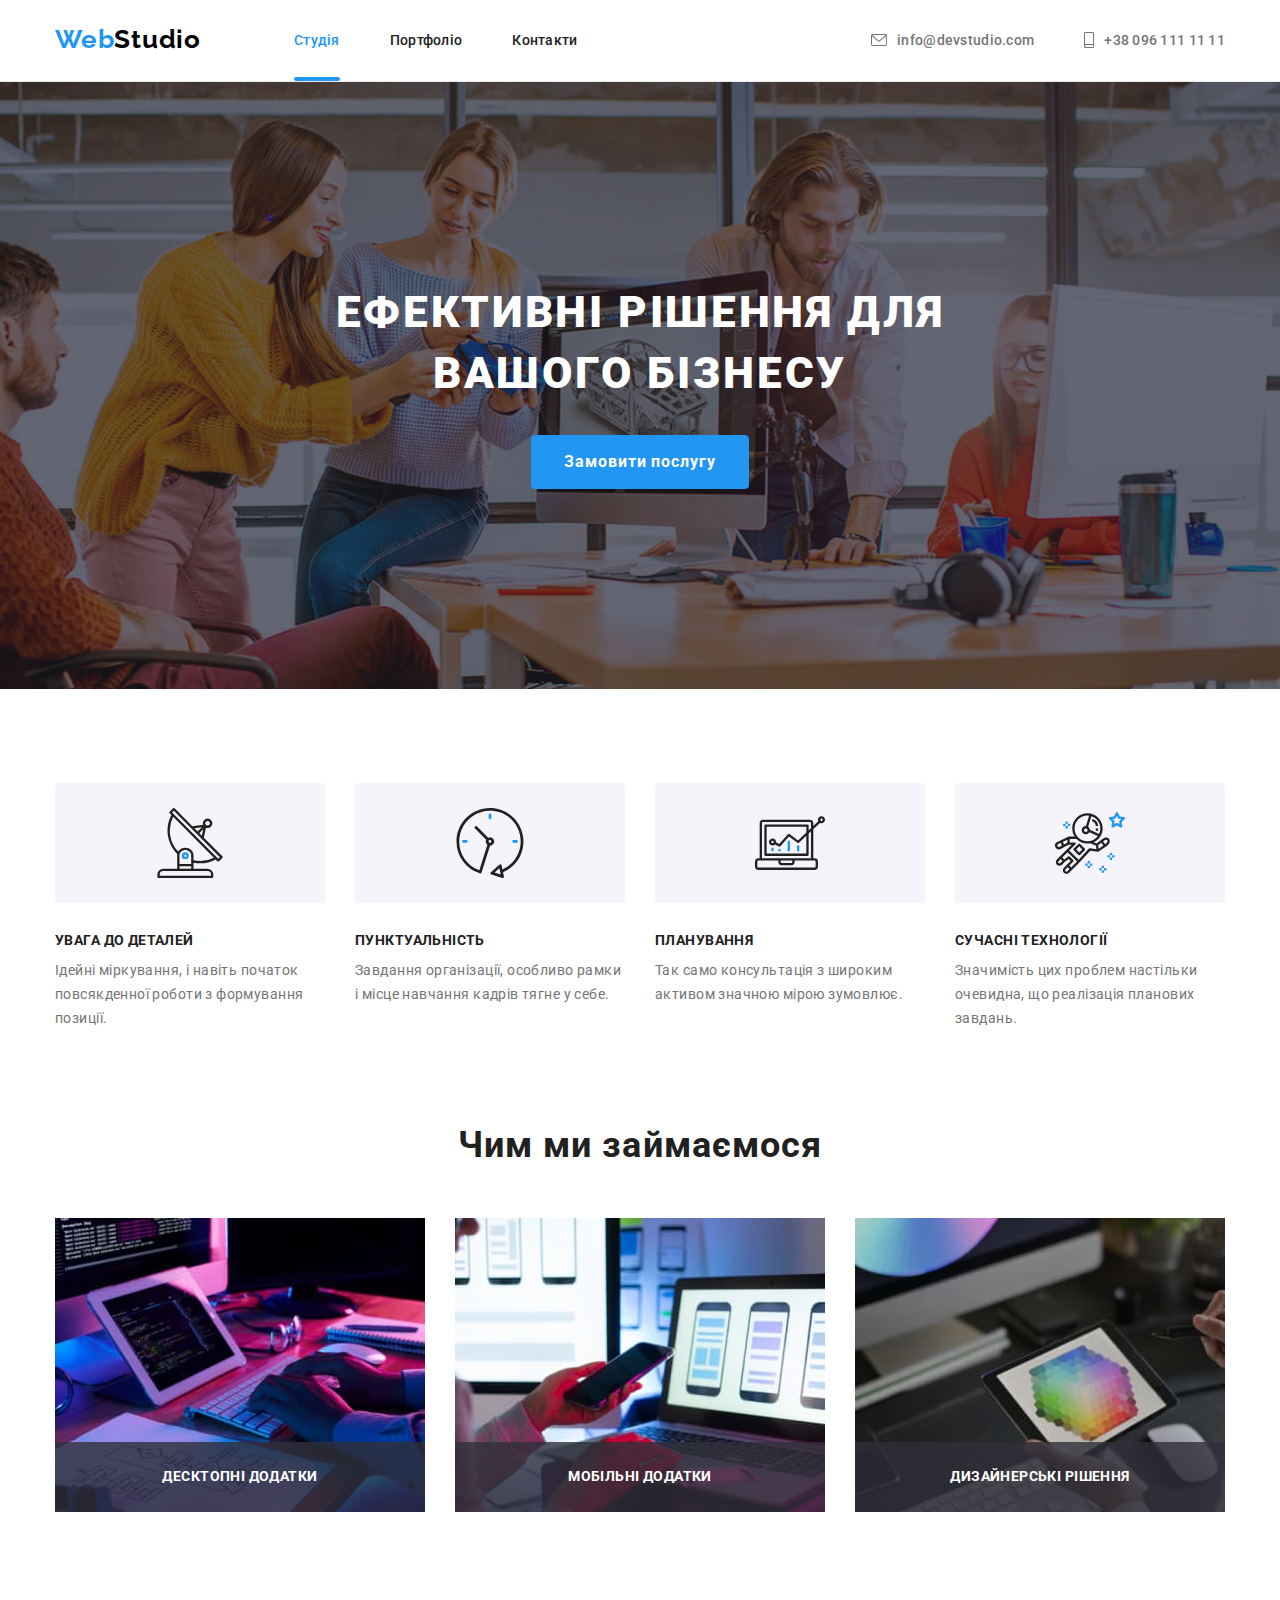
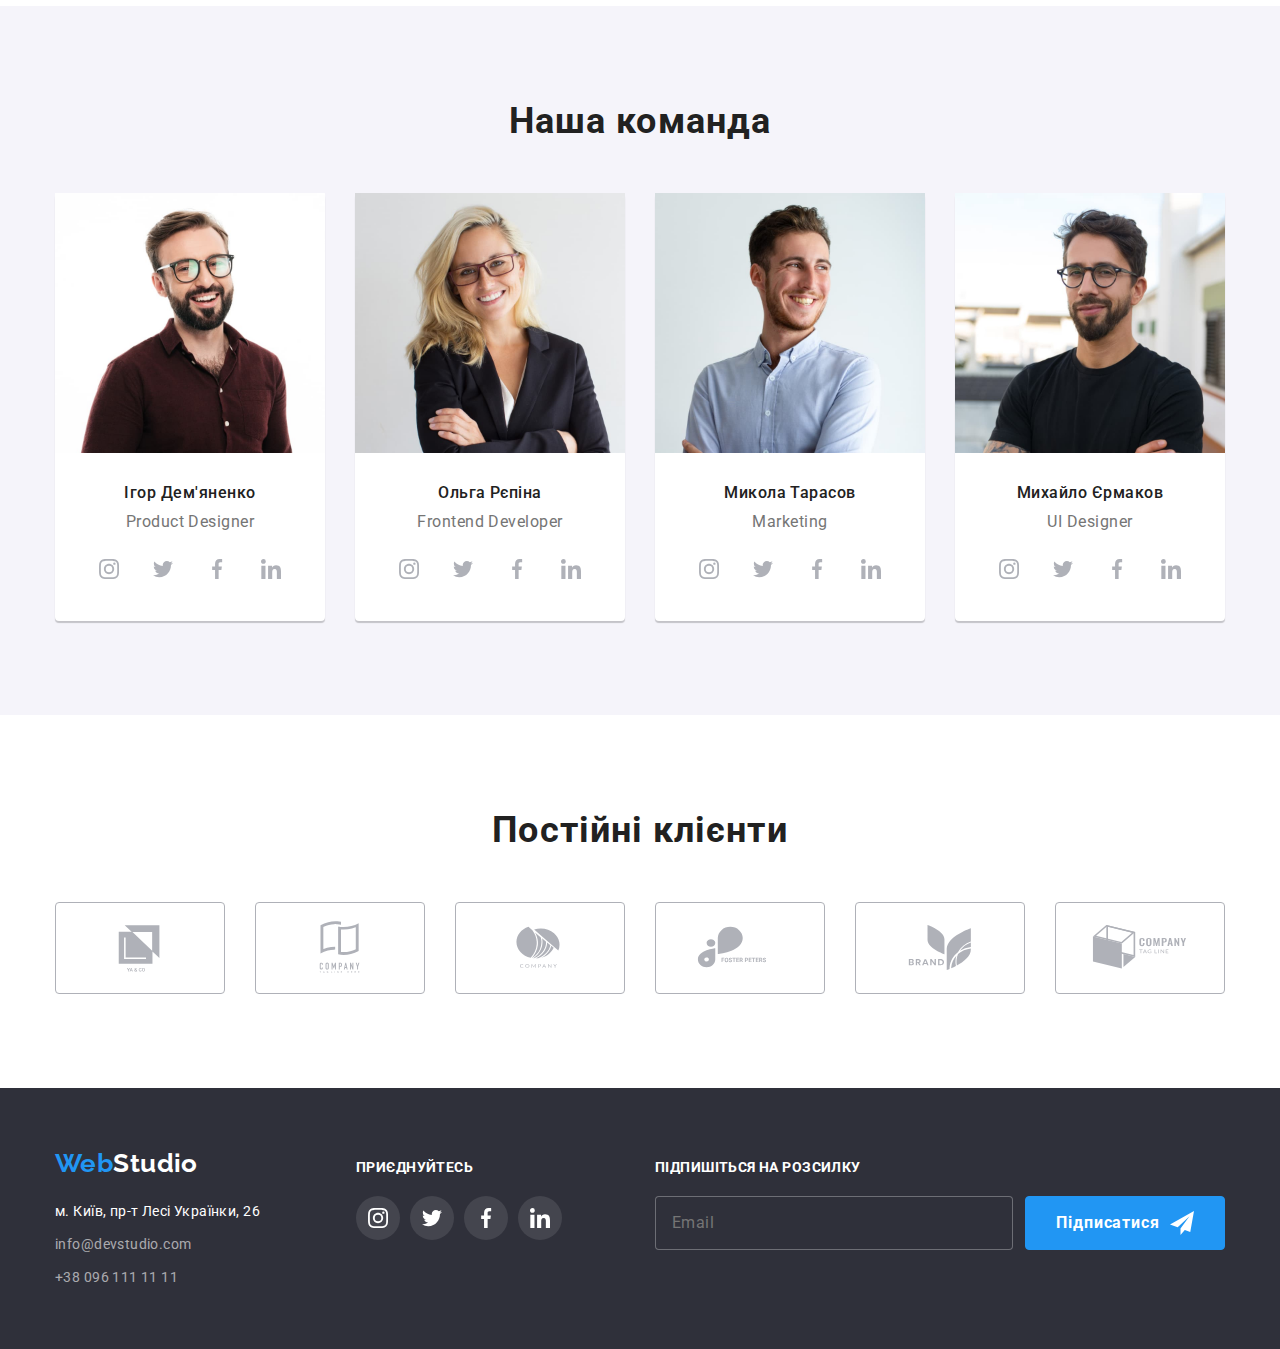
<file: index.html>
<!DOCTYPE html>
<html lang="uk">
  <head>
    <meta charset="UTF-8" />
    <meta http-equiv="X-UA-Compatible" content="IE=edge" />
    <meta name="viewport" content="width=device-width, initial-scale=1.0" />
    <title>WebStudio</title>
    <link rel="preconnect" href="https://fonts.googleapis.com" />
    <link rel="preconnect" href="https://fonts.gstatic.com" crossorigin />
    <link
      href="https://fonts.googleapis.com/css2?family=Raleway:wght@700&family=Roboto:wght@400;500;700;900&display=swap"
      rel="stylesheet"
    />
    <link
      rel="stylesheet"
      href="https://cdnjs.cloudflare.com/ajax/libs/modern-normalize/2.0.0/modern-normalize.min.css"
    />
    <link rel="stylesheet" href="./ccs/style.css" />
  </head>

  <body>
    <header>
      <!--Хедер-->
      <!-- <section class="section"> -->
      <div class="container main-header">
        <a class="header-logo" href="./index.html"
          ><span class="logo">Web</span>Studio</a
        >
        <nav class="site-nav">
          <ul class="header-nav list">
            <li class="header-nav-item">
              <a class="header-nav-link current" href="./index.html">Студія</a>
            </li>
            <li class="header-nav-item">
              <a class="header-nav-link" href="./portfolio.html">Портфоліо</a>
            </li>
            <li class="header-nav-item">
              <a class="header-nav-link" href="">Контакти</a>
            </li>
          </ul>
        </nav>

        <ul class="header-address list">
          <li class="header-address-item">
            <a class="header-address-link" href="mailto:info@devstudio.com">
              <svg class="header-address-icon" width="16px" height="12px">
                <use href="./images/sprite.svg#icon-envelope"></use>
              </svg>
              info@devstudio.com
            </a>
          </li>
          <li class="header-address-item">
            <a class="header-address-link" href="tel:+380961111111"
              ><svg class="header-address-icon" width="10px" height="16px">
                <use href="./images/sprite.svg#icon-smartphone"></use>
              </svg>
              +38 096 111 11 11</a
            >
          </li>
        </ul>
      </div>
      <!-- </section> -->
    </header>
    <main>
      <!--Секція Герой-->
      <section class="section hero">
        <div class="container">
          <h1 class="hero-title">Ефективні рішення для вашого бізнесу</h1>
          <button class="hero-button" type="button" data-modal-open>
            Замовити послугу
          </button>
          <div class="backdrop is-hidden" data-modal>
            <div class="modal-wrapper">
              <div class="modal-recall">
                <button class="modal-btn" data-modal-close>
                  <svg class="modal-icon" width="18" height="18">
                    <use href="./images/sprite.svg#icon-close-modal"></use>
                  </svg>
                </button>
                <!-- Форма подписки в модальной окне -->

                <form class="modal-form">
                  <b class="title-recall">
                    Залиште свої дані, ми вам передзвонимо
                  </b>
                  <div class="form-recall">
                    <div class="form-field">
                      <label for="username">Ім'я</label>

                      <input
                        type="text"
                        name="username"
                        id="username"
                        placeholder=""
                        autofocus
                      />
                      <svg class="field-icon" width="18" height="18">
                        <use href="./images/sprite.svg#icon-person"></use>
                      </svg>
                    </div>

                    <div class="form-field">
                      <label for="phone">Телефон</label>
                      <input type="tel" name="phone" id="phone" />
                      <svg class="field-icon" width="18" height="18">
                        <use href="./images/sprite.svg#icon-phone"></use>
                      </svg>
                    </div>

                    <div class="form-field">
                      <label for="email">Пошта</label>
                      <input type="email" name="email" id="email" />
                      <svg class="field-icon" width="18" height="18">
                        <use href="./images/sprite.svg#icon-email"></use>
                      </svg>
                    </div>

                    <div class="form-field">
                      <label for="comment">Коментар</label>
                      <textarea
                        name="feedback"
                        rows="6"
                        id="comment"
                        placeholder="Введіть текст"
                      ></textarea>
                    </div>
                    <div class="checkbox">
                      <label>
                        <input
                          class="checkbox-input"
                          type="checkbox"
                          name="agreement"
                          value="agreement"
                        />

                        <span class="agreement"
                          >Погоджуюся з розсилкою та приймаю</span
                        >
                        <span
                          ><a class="agreement-cases" href=""
                            >Умови договору</a
                          ></span
                        >

                        <svg class="checkbox-icon" width="15" height="16">
                          <use href="./images/sprite.svg#icon-check"></use>
                        </svg>
                      </label>
                    </div>
                  </div>
                  <div>
                    <button class="button-send-recall" type="submit">
                      Відправити
                    </button>
                  </div>
                </form>
              </div>
            </div>
          </div>
        </div>
      </section>
      <!--Особливості-->
      <section class="section feature">
        <div class="container">
          <!-- <h2 class="title-second">Особливості</h2> -->
          <ul class="feature list">
            <li class="feature-item">
              <div class="feature-icon">
                <svg width="70" height="70">
                  <use href="./images/sprite.svg#icon-antenna"></use>
                </svg>
              </div>

              <h3 class="feature-title">УВАГА ДО ДЕТАЛЕЙ</h3>
              <p class="feature-disc">
                Ідейні міркування, і навіть початок повсякденної роботи з
                формування позиції.
              </p>
            </li>
            <li class="feature-item">
              <div class="feature-icon">
                <svg width="70" height="70">
                  <use href="./images/sprite.svg#icon-clock"></use>
                </svg>
              </div>
              <h3 class="feature-title">ПУНКТУАЛЬНІСТЬ</h3>
              <p class="feature-disc">
                Завдання організації, особливо рамки і місце навчання кадрів
                тягне у себе.
              </p>
            </li>
            <li class="feature-item">
              <div class="feature-icon">
                <svg width="70" height="70">
                  <use href="./images/sprite.svg#icon-diagram"></use>
                </svg>
              </div>
              <h3 class="feature-title">ПЛАНУВАННЯ</h3>
              <p class="feature-disc">
                Так само консультація з широким активом значною мірою зумовлює.
              </p>
            </li>
            <li class="feature-item">
              <div class="feature-icon">
                <svg width="70" height="70">
                  <use href="./images/sprite.svg#icon-astronaut"></use>
                </svg>
              </div>

              <h3 class="feature-title">СУЧАСНІ ТЕХНОЛОГІЇ</h3>
              <p class="feature-disc">
                Значимість цих проблем настільки очевидна, що реалізація
                планових завдань.
              </p>
            </li>
          </ul>
        </div>
      </section>
      <!--Чим ми займаємося-->
      <section class="section">
        <div class="container">
          <h2 class="title-second">Чим ми займаємося</h2>
          <ul class="directions list">
            <li class="directions-item">
              <img src="./images/img-box-1.jpg" alt="Дизайн" width="370" />
              <p class="direction-discription">Десктопні додатки</p>
            </li>
            <li class="directions-item">
              <img src="./images/img-box-2.jpg" alt="Створення" width="370" />
              <p class="direction-discription">Мобільні додатки</p>
            </li>
            <li class="directions-item">
              <img src="./images/img-box-3.jpg" alt="Виробництво" width="370" />
              <p class="direction-discription">Дизайнерські рішення</p>
            </li>
          </ul>
        </div>
      </section>
      <!--Наша команда-->
      <section class="section team">
        <div class="container">
          <h2 class="title-second">Наша команда</h2>
          <ul class="team list">
            <li class="team-item">
              <img
                src="./images/team-1.jpg"
                alt="Фото Ігора Дем'яненка Продакшн Дизайнера"
                width="270"
              />
              <div class="team-text-wrap">
                <h3 class="team-item-title">Ігор Дем'яненко</h3>
                <p class="team-item-disc">Product Designer</p>
                <!-- Соціальні мережі -->
                <ul class="social-list">
                  <li class="social-item">
                    <a
                      class="social-link"
                      href=""
                      rel="noopener noreferer"
                      aria-label="іконка Instagram"
                    >
                      <svg class="social-icon" width="20" height="20">
                        <use href="./images/sprite.svg#icon-instagram"></use>
                      </svg>
                    </a>
                  </li>
                  <li class="social-item">
                    <a
                      class="social-link"
                      href=""
                      rel="noopener noreferer"
                      aria-label="іконка Twitter"
                    >
                      <svg class="social-icon" width="20" height="20">
                        <use href="./images/sprite.svg#icon-twitter"></use>
                      </svg>
                    </a>
                  </li>
                  <li class="social-item">
                    <a
                      class="social-link"
                      href=""
                      rel="noopener noreferer"
                      aria-label="іконка Facebook"
                    >
                      <svg class="social-icon" width="20" height="20">
                        <use href="./images/sprite.svg#icon-facebook"></use>
                      </svg>
                    </a>
                  </li>

                  <li class="social-item">
                    <a
                      class="social-link"
                      href=""
                      rel="noopener noreferer"
                      aria-label="іконка Likedin"
                    >
                      <svg class="social-icon" width="20" height="20">
                        <use href="./images/sprite.svg#icon-linkedin"></use>
                      </svg>
                    </a>
                  </li>
                </ul>
                <!-- кінець соцмереж -->
              </div>
            </li>

            <li class="team-item">
              <img
                src="./images/team-2.jpg"
                alt="Фото Ольга Рєпіна Фронтенд Девелопер"
                width="270"
              />
              <div class="team-text-wrap">
                <h3 class="team-item-title">Ольга Рєпіна</h3>
                <p class="team-item-disc">Frontend Developer</p>
                <ul class="social-list">
                  <li class="social-item">
                    <a
                      class="social-link"
                      href=""
                      rel="noopener noreferer"
                      aria-label="іконка Instagram"
                    >
                      <svg class="social-icon" width="20" height="20">
                        <use href="./images/sprite.svg#icon-instagram"></use>
                      </svg>
                    </a>
                  </li>
                  <li class="social-item">
                    <a
                      class="social-link"
                      href=""
                      rel="noopener noreferer"
                      aria-label="іконка Twitter"
                    >
                      <svg class="social-icon" width="20" height="20">
                        <use href="./images/sprite.svg#icon-twitter"></use>
                      </svg>
                    </a>
                  </li>
                  <li class="social-item">
                    <a
                      class="social-link"
                      href=""
                      rel="noopener noreferer"
                      aria-label="іконка Facebook"
                    >
                      <svg class="social-icon" width="20" height="20">
                        <use href="./images/sprite.svg#icon-facebook"></use>
                      </svg>
                    </a>
                  </li>

                  <li class="social-item">
                    <a
                      class="social-link"
                      href=""
                      rel="noopener noreferer"
                      aria-label="іконка Likedin"
                    >
                      <svg class="social-icon" width="20" height="20">
                        <use href="./images/sprite.svg#icon-linkedin"></use>
                      </svg>
                    </a>
                  </li>
                </ul>
              </div>
            </li>

            <li class="team-item">
              <img
                src="./images/team-3.jpg"
                alt="Фото Микола Тарасов Маркетинг"
                width="270"
              />
              <div class="team-text-wrap">
                <h3 class="team-item-title">Микола Тарасов</h3>
                <p class="team-item-disc">Marketing</p>
                <ul class="social-list">
                  <li class="social-item">
                    <a
                      class="social-link"
                      href=""
                      rel="noopener noreferer"
                      aria-label="іконка Instagram"
                    >
                      <svg class="social-icon" width="20" height="20">
                        <use href="./images/sprite.svg#icon-instagram"></use>
                      </svg>
                    </a>
                  </li>
                  <li class="social-item">
                    <a
                      class="social-link"
                      href=""
                      rel="noopener noreferer"
                      aria-label="іконка Twitter"
                    >
                      <svg class="social-icon" width="20" height="20">
                        <use href="./images/sprite.svg#icon-twitter"></use>
                      </svg>
                    </a>
                  </li>
                  <li class="social-item">
                    <a
                      class="social-link"
                      href=""
                      rel="noopener noreferer"
                      aria-label="іконка Facebook"
                    >
                      <svg class="social-icon" width="20" height="20">
                        <use href="./images/sprite.svg#icon-facebook"></use>
                      </svg>
                    </a>
                  </li>

                  <li class="social-item">
                    <a
                      class="social-link"
                      href=""
                      rel="noopener noreferer"
                      aria-label="іконка Likedin"
                    >
                      <svg class="social-icon" width="20" height="20">
                        <use href="./images/sprite.svg#icon-linkedin"></use>
                      </svg>
                    </a>
                  </li>
                </ul>
              </div>
            </li>

            <li class="team-item">
              <img
                src="./images/team-4.jpg"
                alt="Фото Михайло Єрмаков Дизайнер"
                width="270"
              />
              <div class="team-text-wrap">
                <h3 class="team-item-title">Михайло Єрмаков</h3>
                <p class="team-item-disc">UI Designer</p>
                <ul class="social-list">
                  <li class="social-item">
                    <a
                      class="social-link"
                      href=""
                      rel="noopener noreferer"
                      aria-label="іконка Instagram"
                    >
                      <svg class="social-icon" width="20" height="20">
                        <use href="./images/sprite.svg#icon-instagram"></use>
                      </svg>
                    </a>
                  </li>
                  <li class="social-item">
                    <a
                      class="social-link"
                      href=""
                      rel="noopener noreferer"
                      aria-label="іконка Twitter"
                    >
                      <svg class="social-icon" width="20" height="20">
                        <use href="./images/sprite.svg#icon-twitter"></use>
                      </svg>
                    </a>
                  </li>
                  <li class="social-item">
                    <a
                      class="social-link"
                      href=""
                      rel="noopener noreferer"
                      aria-label="іконка Facebook"
                    >
                      <svg class="social-icon" width="20" height="20">
                        <use href="./images/sprite.svg#icon-facebook"></use>
                      </svg>
                    </a>
                  </li>

                  <li class="social-item">
                    <a
                      class="social-link"
                      href=""
                      rel="noopener noreferer"
                      aria-label="іконка Likedin"
                    >
                      <svg class="social-icon" width="20" height="20">
                        <use href="./images/sprite.svg#icon-linkedin"></use>
                      </svg>
                    </a>
                  </li>
                </ul>
              </div>
            </li>
          </ul>
        </div>
      </section>
      <!-- Наши клієнти -->
      <section class="section clients">
        <div class="container">
          <h2 class="title-second">Постійні клієнти</h2>
          <ul class="clients list">
            <li class="clients-item">
              <a
                class="clients-link"
                href=""
                target="-blank"
                rel="noopener noreferrer"
              >
                <svg class="clients-icon" width="106px" height="60px">
                  <use href="./images/sprite.svg#icon-logo1"></use>
                </svg>
              </a>
            </li>
            <li class="clients-item">
              <a
                class="clients-link"
                href=""
                target="-blank"
                rel="noopener noreferrer"
              >
                <svg class="clients-icon" width="106px" height="60px">
                  <use href="./images/sprite.svg#icon-logo2"></use>
                </svg>
              </a>
            </li>
            <li class="clients-item">
              <a
                class="clients-link"
                href=""
                target="-blank"
                rel="noopener noreferrer"
              >
                <svg class="clients-icon" width="106px" height="60px">
                  <use href="./images/sprite.svg#icon-logo3"></use>
                </svg>
              </a>
            </li>
            <li class="clients-item">
              <a
                class="clients-link"
                href=""
                target="-blank"
                rel="noopener noreferrer"
              >
                <svg class="clients-icon" width="106px" height="60px">
                  <use href="./images/sprite.svg#icon-logo4"></use>
                </svg>
              </a>
            </li>
            <li class="clients-item">
              <a
                class="clients-link"
                href=""
                target="-blank"
                rel="noopener noreferrer"
              >
                <svg class="clients-icon" width="106px" height="60px">
                  <use href="./images/sprite.svg#icon-logo5"></use>
                </svg>
              </a>
            </li>
            <li class="clients-item">
              <a
                class="clients-link"
                href=""
                target="-blank"
                rel="noopener noreferrer"
              >
                <svg class="clients-icon" width="106px" height="60px">
                  <use href="./images/sprite.svg#icon-logo6"></use>
                </svg>
              </a>
            </li>
          </ul>
        </div>
      </section>
    </main>

    <footer class="footer">
      <!--Контакти-->
      <div class="footer-container">
        <div class="footer-address-container">
          <a class="footer-logo" href="./index.html"
            ><span class="logo">Web</span>Studio</a
          >
          <!-- Адреса -->
          <address>
            <ul>
              <li>
                <a
                  class="footer-address"
                  href="https://www.google.com.ua/maps/place"
                  target="blank"
                  rel="noopener noreferrer"
                >
                  м. Київ, пр-т Лесі Українки, 26</a
                >
              </li>
              <li class="footer-link-list">
                <a class="footer-link" href="mailto:info@devstudio.com"
                  >info@devstudio.com</a
                >
              </li>
              <li class="footer-link-list">
                <a class="footer-link" href="tel:+380961111111"
                  >+38 096 111 11 11</a
                >
              </li>
            </ul>
          </address>
        </div>
        <!-- Соціальні мережі-футер -->
        <div class="footer-social-container">
          <p class="title-footer">Приєднуйтесь</p>
          <ul class="social-list">
            <li class="social-item">
              <a
                class="social-link-footer"
                href=""
                rel="noopener noreferer"
                aria-label="іконка Instagram"
              >
                <svg class="social-icon-footer" width="20" height="20">
                  <use href="./images/sprite.svg#icon-instagram"></use>
                </svg>
              </a>
            </li>
            <li class="social-item">
              <a
                class="social-link-footer"
                href=""
                rel="noopener noreferer"
                aria-label="іконка Twitter"
              >
                <svg class="social-icon-footer" width="20" height="20">
                  <use href="./images/sprite.svg#icon-twitter"></use>
                </svg>
              </a>
            </li>
            <li class="social-item">
              <a
                class="social-link-footer"
                href=""
                rel="noopener noreferer"
                aria-label="іконка Facebook"
              >
                <svg class="social-icon-footer" width="20" height="20">
                  <use href="./images/sprite.svg#icon-facebook"></use>
                </svg>
              </a>
            </li>

            <li class="social-item">
              <a
                class="social-link-footer"
                href=""
                rel="noopener noreferer"
                aria-label="іконка Likedin"
              >
                <svg class="social-icon-footer" width="20" height="20">
                  <use href="./images/sprite.svg#icon-linkedin"></use>
                </svg>
              </a>
            </li>
          </ul>
        </div>
        <!-- Підписка на розсилку -->
        <div class="footer-singup">
          <p class="title-footer">Підпишіться на розсилку</p>
          <form class="signup-form" name="signup-form">
            <input
              class="singup-email"
              type="email"
              name="email"
              placeholder="Email"
            />

            <button class="footer-button" type="submit">
              <span>Підписатися</span>
              <svg class="icon-send" width="24" height="24">
                <use href="./images/sprite.svg#icon-send"></use>
              </svg>
            </button>
          </form>
        </div>
      </div>
    </footer>
    <script src="./js/modal.js"></script>
  </body>
</html>
</file>
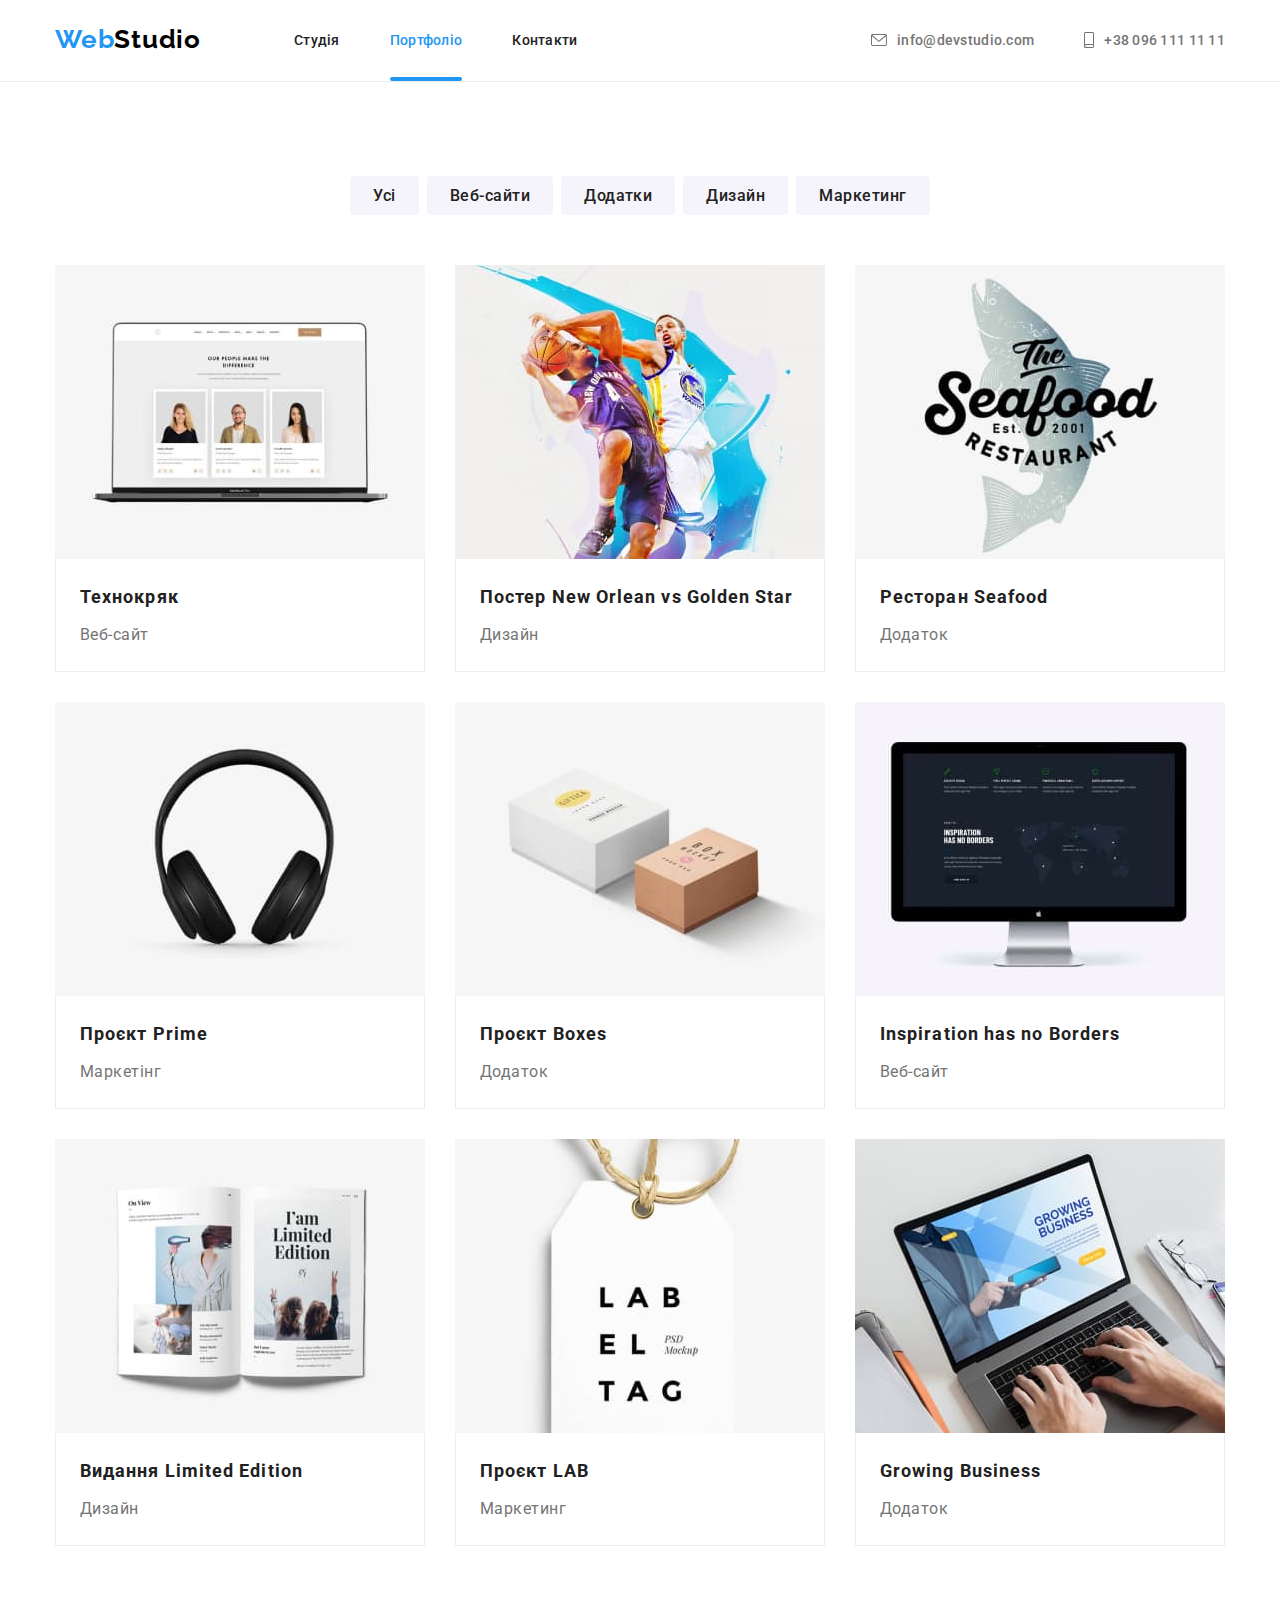
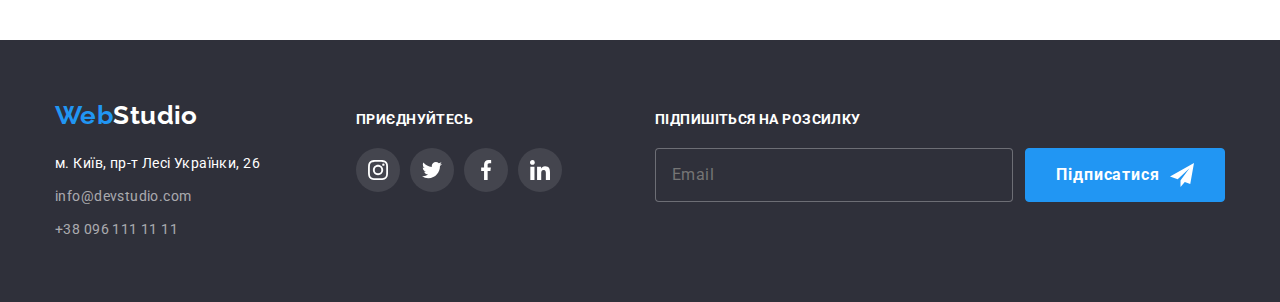
<file: portfolio.html>
<!DOCTYPE html>
<html lang="uk">
  <head>
    <meta charset="UTF-8" />
    <meta http-equiv="X-UA-Compatible" content="IE=edge" />
    <meta name="viewport" content="width=device-width, initial-scale=1.0" />
    <title>Портфоліо</title>

    <link rel="preconnect" href="https://fonts.googleapis.com" />
    <link rel="preconnect" href="https://fonts.gstatic.com" crossorigin />
    <link
      href="https://fonts.googleapis.com/css2?family=Raleway:wght@700&family=Roboto:wght@400;500;700;900&display=swap"
      rel="stylesheet"
    />
    <link
      rel="stylesheet"
      href="https://cdnjs.cloudflare.com/ajax/libs/modern-normalize/2.0.0/modern-normalize.min.css"
    />
    <link rel="stylesheet" href="./ccs/style.css" />
  </head>

  <body>
    <header>
      <!--Хедер-->
      <!-- <section class="section"> -->
      <div class="container main-header">
        <a class="header-logo" href="./index.html"
          ><span class="logo">Web</span>Studio</a
        >
        <nav class="site-nav">
          <ul class="header-nav list">
            <li class="header-nav-item">
              <a class="header-nav-link" href="./index.html">Студія</a>
            </li>
            <li class="header-nav-item">
              <a class="header-nav-link current" href="./portfolio.html"
                >Портфоліо</a
              >
            </li>
            <li class="header-nav-item">
              <a class="header-nav-link" href="">Контакти</a>
            </li>
          </ul>
        </nav>

        <ul class="header-address list">
          <li class="header-address-item">
            <a class="header-address-link" href="mailto:info@devstudio.com">
              <svg class="header-address-icon" width="16px" height="12px">
                <use href="./images/sprite.svg#icon-envelope"></use>
              </svg>
              info@devstudio.com
            </a>
          </li>
          <li class="header-address-item">
            <a class="header-address-link" href="tel:+380961111111"
              ><svg class="header-address-icon" width="10px" height="16px">
                <use href="./images/sprite.svg#icon-smartphone"></use>
              </svg>
              +38 096 111 11 11</a
            >
          </li>
        </ul>
      </div>
      <!-- </section> -->
    </header>

    <main>
      <section class="section">
        <!--Фільтри-->
        <div class="container">
          <!-- <h1>Портфоліо</h1> -->
          <ul class="filter list">
            <li class="filter-item">
              <button class="button" type="button">Усі</button>
            </li>
            <li class="filter-item">
              <button class="button" type="button">Веб-сайти</button>
            </li>
            <li class="filter-item">
              <button class="button" type="button">Додатки</button>
            </li>
            <li class="filter-item">
              <button class="button" type="button">Дизайн</button>
            </li>
            <li class="filter-item">
              <button class="button" type="button">Маркетинг</button>
            </li>
          </ul>

          <!--Проєкти-->
          <ul class="portfolio list">
            <li class="portfolio-item">
              <a class="portfolio-link" href="">
                <div class="portfolio-img">
                  <img src=./images/img-1.jpg alt="фото Технокряк" width="370">

                  <div class="portfolio-overlay">
                    <p>
                      Ресурс пропонує комплексні пропозиції з різним рівнем
                      функціоналу та сервісів. Все це дозволить відвідувачу
                      отримати вичерпні відомості про компанію чи приватну
                      особу.
                    </p>
                  </div>
                </div>
                <div class="portfolio-text-wrap">
                  <h2 class="portfolio-title">Технокряк</h2>
                  <p class="portfolio-disc">Веб-сайт</p>
                </div></a
              >
            </li>
            <li class="portfolio-item">
              <a class="portfolio-link" href="">
                <div class="portfolio-img">
                  <img src=./images/img-2.jpg alt="фото Постер New Orlean vs
                  Golden Star" width="370">
                  <div class="portfolio-overlay">
                    <p>
                      Ресурс пропонує комплексні пропозиції з різним рівнем
                      функціоналу та сервісів. Все це дозволить відвідувачу
                      отримати вичерпні відомості про компанію чи приватну
                      особу.
                    </p>
                  </div>
                </div>
                <div class="portfolio-text-wrap">
                  <h2 class="portfolio-title">
                    Постер New Orlean vs Golden Star
                  </h2>
                  <p class="portfolio-disc">Дизайн</p>
                </div>
              </a>
            </li>
            <li class="portfolio-item">
              <a class="portfolio-link" href="">
                <div class="portfolio-img">
                  <img src=./images/img-3.jpg alt="фото Ресторан Seafood"
                  width="370">
                  <div class="portfolio-overlay">
                    <p>
                      Ресурс пропонує комплексні пропозиції з різним рівнем
                      функціоналу та сервісів. Все це дозволить відвідувачу
                      отримати вичерпні відомості про компанію чи приватну
                      особу.
                    </p>
                  </div>
                </div>

                <div class="portfolio-text-wrap">
                  <h2 class="portfolio-title">Ресторан Seafood</h2>
                  <p class="portfolio-disc">Додаток</p>
                </div></a
              >
            </li>
            <li class="portfolio-item">
              <a class="portfolio-link" href="">
                <div class="portfolio-img">
                  <img src=./images/img-4.jpg alt="фото Проєкт Prime"
                  width="370">
                  <div class="portfolio-overlay">
                    <p>
                      Ресурс пропонує комплексні пропозиції з різним рівнем
                      функціоналу та сервісів. Все це дозволить відвідувачу
                      отримати вичерпні відомості про компанію чи приватну
                      особу.
                    </p>
                  </div>
                </div>

                <div class="portfolio-text-wrap">
                  <h2 class="portfolio-title">Проєкт Prime</h2>
                  <p class="portfolio-disc">Маркетінг</p>
                </div></a
              >
            </li>
            <li class="portfolio-item">
              <a class="portfolio-link" href="">
                <div class="portfolio-img">
                  <img src=./images/img-5.jpg alt="фото Проєкт Boxes"
                  width="370">
                  <div class="portfolio-overlay">
                    <p>
                      Ресурс пропонує комплексні пропозиції з різним рівнем
                      функціоналу та сервісів. Все це дозволить відвідувачу
                      отримати вичерпні відомості про компанію чи приватну
                      особу.
                    </p>
                  </div>
                </div>
                <div class="portfolio-text-wrap">
                  <h2 class="portfolio-title">Проєкт Boxes</h2>
                  <p class="portfolio-disc">Додаток</p>
                </div>
              </a>
            </li>
            <li class="portfolio-item">
              <a class="portfolio-link" href="">
                <div class="portfolio-img">
                  <img src=./images/img-6.jpg alt="фото Inspiration has no
                  Borders" width="370">
                  <div class="portfolio-overlay">
                    <p>
                      Ресурс пропонує комплексні пропозиції з різним рівнем
                      функціоналу та сервісів. Все це дозволить відвідувачу
                      отримати вичерпні відомості про компанію чи приватну
                      особу.
                    </p>
                  </div>
                </div>

                <div class="portfolio-text-wrap">
                  <h2 class="portfolio-title">Inspiration has no Borders</h2>
                  <p class="portfolio-disc">Веб-сайт</p>
                </div></a
              >
            </li>
            <li class="portfolio-item">
              <a class="portfolio-link" href="">
                <div class="portfolio-img">
                  <img src=./images/img-7.jpg alt="фото Видання Limited Edition"
                  width="370">
                  <div class="portfolio-overlay">
                    <p>
                      Ресурс пропонує комплексні пропозиції з різним рівнем
                      функціоналу та сервісів. Все це дозволить відвідувачу
                      отримати вичерпні відомості про компанію чи приватну
                      особу.
                    </p>
                  </div>
                </div>

                <div class="portfolio-text-wrap">
                  <h2 class="portfolio-title">Видання Limited Edition</h2>
                  <p class="portfolio-disc">Дизайн</p>
                </div></a
              >
            </li>
            <li class="portfolio-item">
              <a class="portfolio-link" href="">
                <div class="portfolio-img">
                  <img src=./images/img-8.jpg alt="фото Проєкт LAB" width="370">
                  <div class="portfolio-overlay">
                    <p>
                      Ресурс пропонує комплексні пропозиції з різним рівнем
                      функціоналу та сервісів. Все це дозволить відвідувачу
                      отримати вичерпні відомості про компанію чи приватну
                      особу.
                    </p>
                  </div>
                </div>

                <div class="portfolio-text-wrap">
                  <h2 class="portfolio-title">Проєкт LAB</h2>
                  <p class="portfolio-disc">Маркетинг</p>
                </div></a
              >
            </li>
            <li class="portfolio-item">
              <a class="portfolio-link" href="">
                <div class="portfolio-img">
                  <img src=./images/img-9.jpg alt="фото Growing Business"
                  width="370">
                  <div class="portfolio-overlay">
                    <p>
                      Ресурс пропонує комплексні пропозиції з різним рівнем
                      функціоналу та сервісів. Все це дозволить відвідувачу
                      отримати вичерпні відомості про компанію чи приватну
                      особу.
                    </p>
                  </div>
                </div>

                <div class="portfolio-text-wrap">
                  <h2 class="portfolio-title">Growing Business</h2>
                  <p class="portfolio-disc">Додаток</p>
                </div></a
              >
            </li>
          </ul>
        </div>
      </section>
    </main>
    <footer class="footer">
      <!--Контакти-->
      <div class="footer-container">
        <div class="footer-address-container">
          <a class="footer-logo" href="./index.html"
            ><span class="logo">Web</span>Studio</a
          >
          <!-- Адреса -->
          <address>
            <ul>
              <li>
                <a
                  class="footer-address"
                  href="https://www.google.com.ua/maps/place"
                  target="-blank"
                  rel="noopener noreferrer"
                >
                  м. Київ, пр-т Лесі Українки, 26</a
                >
              </li>
              <li class="footer-link-list">
                <a class="footer-link" href="mailto:info@devstudio.com"
                  >info@devstudio.com</a
                >
              </li>
              <li class="footer-link-list">
                <a class="footer-link" href="tel:+380961111111"
                  >+38 096 111 11 11</a
                >
              </li>
            </ul>
          </address>
        </div>
        <!-- Соціальні мережі-футер -->
        <div class="footer-social-container">
          <p class="title-footer">Приєднуйтесь</p>
          <ul class="social-list">
            <li class="social-item">
              <a
                class="social-link-footer"
                href=""
                rel="noopener noreferer"
                aria-label="іконка Instagram"
              >
                <svg class="social-icon-footer" width="20" height="20">
                  <use href="./images/sprite.svg#icon-instagram"></use>
                </svg>
              </a>
            </li>
            <li class="social-item">
              <a
                class="social-link-footer"
                href=""
                rel="noopener noreferer"
                aria-label="іконка Twitter"
              >
                <svg class="social-icon-footer" width="20" height="20">
                  <use href="./images/sprite.svg#icon-twitter"></use>
                </svg>
              </a>
            </li>
            <li class="social-item">
              <a
                class="social-link-footer"
                href=""
                rel="noopener noreferer"
                aria-label="іконка Facebook"
              >
                <svg class="social-icon-footer" width="20" height="20">
                  <use href="./images/sprite.svg#icon-facebook"></use>
                </svg>
              </a>
            </li>

            <li class="social-item">
              <a
                class="social-link-footer"
                href=""
                rel="noopener noreferer"
                aria-label="іконка Likedin"
              >
                <svg class="social-icon-footer" width="20" height="20">
                  <use href="./images/sprite.svg#icon-linkedin"></use>
                </svg>
              </a>
            </li>
          </ul>
        </div>
        <!-- Підписка на розсилку -->
        <div class="footer-singup">
          <p class="title-footer">Підпишіться на розсилку</p>
          <form class="signup-form" name="signup-form">
            <input
              class="singup-email"
              type="email"
              name="email"
              placeholder="Email"
            />

            <button class="footer-button" type="submit">
              <span>Підписатися</span>
              <svg class="icon-send" width="24" height="24">
                <use href="./images/sprite.svg#icon-send"></use>
              </svg>
            </button>
          </form>
        </div>
      </div>
    </footer>
  </body>
</html>
</file>
<file: ccs/style.css>
:root {
  --prime-color: #757575;
  --second-color: #212121;
  --accent-color: #2196f3;
  --logo-blackcolor: #000000;
  --logo-whitecolor: #fff;
  --footer-link-color: #fff9;
  --prime-white-background: #fff;
  --second-white-background: #f5f4fa;
  --black-background: #2f303a;
  --accent-background: #2196f3;
}

* {
  outline: none;
}
.list {
  list-style-type: none;
}

body {
  background-color: var(--prime-white-background);
  color: var(--prime-color);
  font-family: "Roboto", sans-serif;
}
header {
  /* display: flex; */
  border-bottom: 1px solid #ececec;
}

h1,
h2,
h3,
h4,
h5,
h6,
ul,
li,
p {
  margin-top: 0;
  margin-bottom: 0;
  margin-left: 0;
  margin-right: 0;
  padding: 0;
}
li {
  list-style-type: none;
}
img {
  display: block;
}
.container {
  width: 1200px;
  padding-left: 15px;
  padding-right: 15px;
  margin: 0 auto;
}

.section {
  padding-top: 94px;
  padding-bottom: 94px;
}

/* Хедер */
.main-header {
  display: flex;
  justify-content: center;
  align-items: center;
}

.header-logo {
  padding-top: 24px;
  padding-bottom: 25px;
  text-decoration: none;
  color: var(--logo-blackcolor);
  font-family: "Raleway", sans-serif;
  font-size: 26px;
  font-weight: 700;
  line-height: 1.2;
  letter-spacing: 0.03em;
}

/*  частина лого WEB */
.logo {
  color: var(--accent-color);
}

.site-nav {
  margin-left: 93px;
}

.header-nav {
  display: flex;
}

.header-nav-item:not(:last-child) {
  margin-right: 50px;
}

.header-nav-link {
  display: block;
  padding-top: 32px;
  padding-bottom: 32px;

  color: var(--second-color);

  text-decoration: none;
  font-size: 14px;
  font-weight: 500;
  line-height: 1.2;
  letter-spacing: 0.02em;

  transition-property: color;
  transition-duration: 250ms;
  transition-timing-function: cubic-bezier(0.4, 0, 0.2, 1);
}

.header-nav-link.current {
  color: var(--accent-color);
  position: relative;
}

.header-nav-link.current::before {
  content: "";
  position: absolute;
  bottom: 0;
  left: 0;
  display: block;
  width: 100%;
  height: 4px;
  border-radius: 2px;
  background-color: var(--accent-color);
}

.header-address {
  display: flex;
  margin-left: auto;
}

.header-address-item:not(:last-child) {
  margin-right: 50px;
}
.header-address-icon {
  margin-right: 10px;
  fill: currentColor;
}
.header-address-link {
  display: flex;
  align-items: center;
  justify-content: center;

  color: var(--prime-color);

  text-decoration: none;
  font-size: 14px;
  font-weight: 500;
  line-height: 1.2;
  letter-spacing: 0.02em;

  transition-property: color;
  transition-duration: 250ms;
  transition-timing-function: cubic-bezier(0.4, 0, 0.2, 1);
}

/* Головна сторинка */
/* Герой */

.section.hero {
  max-width: 1600px;
  min-height: 600px;

  margin-left: auto;
  margin-right: auto;
  background-image: linear-gradient(to right, #2f303a66, #2f303a66),
    url(../images/background-hero.png);

  background-repeat: no-repeat;
  background-position: center;
  background-size: cover;
}
.hero {
  color: var(--logo-whitecolor);
  text-align: center;
  padding-top: 200px;
  padding-bottom: 200px;
}

.hero-title {
  max-width: 696px;
  margin-right: auto;
  margin-left: auto;
  margin-bottom: 30px;
  text-align: center;

  font-size: 44px;
  font-weight: 900;
  line-height: 1.4;
  letter-spacing: 0.06em;
  text-transform: uppercase;
}

.hero-button {
  display: inline-block;

  min-width: 216px;
  padding: 10px 32px;
  border-radius: 4px;
  border: 1px solid var(--accent-background);

  background-color: var(--accent-background);
  color: inherit;
  cursor: pointer;
  font-family: inherit;
  font-size: 16px;
  font-weight: 700;
  line-height: 2;
  letter-spacing: 0.06em;
  text-align: center;
}
/* Модальне вікно */

.backdrop {
  position: fixed;
  top: 0;
  left: 0;
  width: 100%;
  height: 100%;
  background-color: rgba(0, 0, 0, 0.5);

  transition: visibility 250ms cubic-bezier(0.4, 0, 0.2, 1),
    opacity 250ms cubic-bezier(0.4, 0, 0.2, 1);

  z-index: 1000;
}

.backdrop.is-hidden {
  opacity: 0;
  visibility: hidden;
  pointer-events: none;
}
.modal-wrapper {
  position: absolute;

  top: 50%;
  left: 50%;
  /* transform: translate(-50%, -50%); */

  background-color: var(--logo-whitecolor);
  min-width: 528px;
  min-height: 581px;
  border-radius: 4px;
  transition: transform 250ms cubic-bezier(0.4, 0, 0.2, 1),
    opacity 250ms cubic-bezier(0.4, 0, 0.2, 1);

  padding: 40px 40px;
}

/* Початковий стан */
.backdrop.is-hidden .modal-wrapper {
  opacity: 0;
  transform: translate(-50%, -50%) scale(0.2);
}

/* Стан після анімації */
.backdrop .modal-wrapper {
  opacity: 1;
  transform: translate(-50%, -50%) scale(1);
}

.modal-btn {
  position: absolute;
  top: 14px;
  right: 14px;

  display: flex;
  justify-content: center;
  align-items: center;
  width: 30px;
  height: 30px;
  background-color: transparent;
  border-radius: 50%;
  border: 1px solid #0000001a;
  cursor: pointer;
}

.modal-icon {
  fill: #000000;

  transition-property: fill;
  transition-duration: 250ms;
  transition-timing-function: cubic-bezier(0.4, 0, 0.2, 1);
}

.modal-btn:hover .modal-icon,
.modal-btn:focus .modal-icon {
  fill: var(--accent-background);
}

/* Форма для зворотнього зв'язку в модальному вікні */

.modal-recall {
  top: 40px;
  left: 40px;

  display: flex;

  color: #000000;
}
.modal-form {
  width: 450px;
}
.form-recall {
  text-align: left;
  width: 100%;
}
.title-recall {
  display: inline-block;
  margin-bottom: 12px;

  font-size: 20px;
  font-weight: 700;
  line-height: 1.2;
  letter-spacing: 0.03em;
  text-align: center;
}

.form-field {
  margin-bottom: 10px;
  position: relative;
}

.form-field input {
  width: 100%;
  display: inline-block;

  padding-top: 11px;
  padding-bottom: 11px;
  padding-left: 42px;
  padding-right: 16px;

  border: 1px solid;
  border-color: #21212133;
  border-radius: 4px;

  transition-property: border-color;
  transition-duration: 250ms;
  transition-timing-function: cubic-bezier(0.4, 0, 0.2, 1);
}

.field-icon {
  position: absolute;
  top: 30px;
  left: 12px;
  fill: #212121;
  transition-property: fill;
  transition-duration: 250ms;
  transition-timing-function: cubic-bezier(0.4, 0, 0.2, 1);
}

.form-field input:focus ~ .field-icon {
  fill: var(--accent-background);
}
.form-field input:focus {
  border-color: var(--accent-background);
}

.form-field textarea {
  width: 100%;
  border: 1px solid #21212133;
  border-radius: 4px;

  padding-top: 12px;
  padding-bottom: 12px;
  padding-left: 16px;
  padding-right: 16px;

  font-size: 12px;
  font-weight: 400;
  line-height: 1.2;
  letter-spacing: 0.01em;
  text-align: left;

  resize: none;
  color: #75757580;

  transition-property: border-color;
  transition-duration: 250ms;
  transition-timing-function: cubic-bezier(0.4, 0, 0.2, 1);
}

.form-field textarea:focus {
  border-color: var(--accent-background);
}

.form-field label {
  display: inline-block;
  margin-bottom: 4px;

  font-size: 12px;
  font-weight: 400;
  line-height: 1.2;
  letter-spacing: 0.01em;
  text-align: left;
  color: #757575;
}
.checkbox {
  position: relative;
  margin-top: 10px;
  margin-bottom: 30px;

  font-size: 14px;
  font-weight: 400;
  line-height: 1.7;
  letter-spacing: 0.03em;
  text-align: left;
  color: #757575;
}

/* Ховаемо чекбокс від браузера*/
.checkbox-input {
  appearance: none;
}

/* Кастомний чекбокс */
.checkbox-icon {
  position: absolute;
  top: 4px;
  left: 13px;
  border: 1px solid #212121;
  border-radius: 2px;
  fill: #ffffff;

  transition-property: background-color, border-color;
  transition-duration: 250ms;
  transition-timing-function: cubic-bezier(0.4, 0, 0.2, 1);
}
/* .checkbox-input:focus ~ .checkbox-icon, */
.checkbox-input:checked ~ .checkbox-icon {
  background-color: var(--accent-background);
  border-color: var(--accent-background);
}
.checkbox-input:focus ~ .checkbox-icon {
  border-color: var(--accent-background);
}

.agreement {
  padding-left: 36px;
}
.agreement-cases {
  color: var(--accent-background);
}

.button-send-recall {
  display: inline-block;

  min-width: 200px;
  padding: 10px 52px;
  border-radius: 4px;
  border: 1px solid var(--accent-background);

  background-color: var(--accent-background);
  color: #ffffff;
  cursor: pointer;
  font-family: inherit;
  font-size: 16px;
  font-weight: 700;
  line-height: 2;
  letter-spacing: 0.06em;
  text-align: center;

  box-shadow: 0px 4px 4px 0px #00000026;
}

/*  Особливості */

.section.feature {
  padding-bottom: 0;
}
.feature {
  display: flex;
}

.feature-item:not(:last-child) {
  margin-right: 30px;
}

.feature-icon {
  display: flex;
  margin-bottom: 30px;
  width: 270px;
  height: 120px;
  border-radius: 4px;
  justify-content: center;
  align-items: center;

  background-color: var(--second-white-background);

  fill: currentColor;
}

.feature-title {
  margin-bottom: 10px;
  color: var(--second-color);
  font-size: 14px;
  font-weight: 700;
  line-height: 1.14;
  letter-spacing: 0.03em;
}

.feature-disc {
  width: 270px;
  font-size: 14px;
  line-height: 1.7;
  letter-spacing: 0.03em;
}

.title-second {
  margin-bottom: 50px;

  color: var(--second-color);
  font-size: 36px;
  font-weight: 700;
  line-height: 1.2;
  letter-spacing: 0.03em;
  text-align: center;
}

/* Чим ми займаємось */
.directions {
  display: flex;
}

.directions-item:not(:last-child) {
  margin-right: 30px;
}

.directions-item {
  display: block;
  position: relative;
}
.directions-item::before {
  content: "";
  position: absolute;
  bottom: 0;
  left: 0;
  display: block;
  width: 100%;
  height: 70px;
  background-color: #2f303acc;
}

.direction-discription {
  /* display: block; */
  position: absolute;
  width: 100%;
  padding-top: 27px;
  padding-bottom: 27px;
  bottom: 0;
  left: 0;
  text-align: center;

  text-transform: uppercase;
  font-size: 14px;
  font-weight: 700;
  line-height: 1.2em;
  letter-spacing: 0.03em;

  color: var(--logo-whitecolor);
}

/* Команда */
.section.team {
  background-color: var(--second-white-background);
}

.team {
  display: flex;
}

.team-item {
  display: block;
  background-color: var(--prime-white-background);
  box-shadow: 0px 2px 1px 0px #00000033;
  /* box-shadow: 0px 1px 1px 0px #00000024;
  box-shadow: 0px 1px 3px 0px #0000001f; */
  border-radius: 4px;
}

.team-item:not(:last-child) {
  margin-right: 30px;
}

.team-item-title {
  color: var(--second-color);
  font-size: 16px;
  font-weight: 500;
  line-height: 1.2;
  letter-spacing: 0.03em;
  text-align: center;
  margin-bottom: 10px;
}

.team-item-disc {
  margin-bottom: 16px;
  font-size: 16px;
  line-height: 1.2;
  letter-spacing: 0.03em;
  text-align: center;
}
.team-text-wrap {
  padding-top: 30px;
  padding-bottom: 30px;
}

.social-list {
  display: flex;
  justify-content: center;
  align-items: center;
}
.social-link {
  display: flex;
  justify-content: center;
  align-items: center;
  width: 44px;
  height: 44px;
  background-color: var(--prime-white-background);
  border-radius: 50%;

  transition-property: background-color;
  transition-duration: 250ms;
  transition-timing-function: cubic-bezier(0.4, 0, 0.2, 1);
}
.social-item:not(:last-child) {
  margin-right: 10px;
}
.social-icon {
  fill: #afb1b8;

  transition-property: fill;
  transition-duration: 250ms;
  transition-timing-function: cubic-bezier(0.4, 0, 0.2, 1);
}
.social-link:hover .social-icon,
.social-link:focus .social-icon {
  fill: var(--prime-white-background);
}

.social-link:focus,
.social-link:hover {
  background-color: var(--accent-background);
}

/* Наши клієнти */
.clients {
  display: flex;
  justify-content: center;
}

.clients-item:not(:last-child) {
  margin-right: 30px;
}
.clients-link {
  display: flex;
  justify-content: center;
  align-items: center;
  width: 170px;
  height: 92px;
  border: 1px solid #afb1b8;
  border-radius: 4px;

  transition-property: border-color;
  transition-duration: 250ms;
  transition-timing-function: cubic-bezier(0.4, 0, 0.2, 1);
}
.clients-icon {
  fill: #afb1b8;

  transition-property: fill;
  transition-duration: 250ms;
  transition-timing-function: cubic-bezier(0.4, 0, 0.2, 1);
}

.clients-link:hover .clients-icon,
.clients-link:focus .clients-icon,
.clients-link:focus,
.clients-link:hover {
  fill: var(--accent-background);
  border-color: var(--accent-background);
}

/* Сторинка Портфоліо */
.filter {
  display: flex;
  justify-content: center;
}

.filter-item:not(:last-child) {
  margin-right: 8px;
}

.button {
  padding-left: 22px;
  padding-top: 6px;
  padding-right: 22px;
  padding-bottom: 6px;
  border-radius: 4px;
  border: 1px solid transparent;

  background-color: var(--second-white-background);
  color: var(--second-color);
  cursor: pointer;
  font-family: inherit;
  font-weight: 500;
  line-height: 1.6;
  letter-spacing: 0.03em;

  transition-property: background-color, color, box-shadow;
  transition-duration: 250ms;
  transition-timing-function: cubic-bezier(0.4, 0, 0.2, 1);
}

.button:hover,
.button:focus {
  background-color: var(--accent-background);
  color: var(--logo-whitecolor);
  box-shadow: 1px 4px 6px 0px #00000029;
  /* box-shadow: 0px 4px 4px 0px #0000000f;
  box-shadow: 0px 1px 1px 0px #0000001f; */
}

.portfolio {
  display: flex;
  flex-wrap: wrap;
  margin-top: 50px;
}

.portfolio-item {
  margin-right: 30px;
  margin-bottom: 30px;
  width: 370px;
  /* flex-basis: calc((100%-30px * 2) / 3); */
}

.portfolio-item:nth-child(3n) {
  margin-right: 0px;
}
.portfolio-item:nth-last-child(-n + 3) {
  margin-bottom: 0px;
}

.portfolio-link {
  text-decoration: none;
  display: block;

  transition-property: box-shadow;
  transition-duration: 250ms;
  transition-timing-function: cubic-bezier(0.4, 0, 0.2, 1);
}

.portfolio-img {
  position: relative;
  overflow: hidden;
}
.portfolio-overlay {
  position: absolute;
  width: 100%;
  height: 100%;
  top: 0;
  left: 0;

  display: block;
  color: var(--logo-whitecolor);
  background-color: #2196f3e5;
  padding-left: 24px;
  padding-top: 63px;
  padding-right: 24px;
  padding-bottom: 63px;

  font-size: 18px;
  font-weight: 400;
  line-height: 1.6;
  letter-spacing: 0.03em;
  text-align: left;

  transform: translateY(100%);
  transition-duration: 250ms;
  transition-timing-function: cubic-bezier(0.4, 0, 0.2, 1);
}

.portfolio-link:hover .portfolio-overlay,
.portfolio-link:focus .portfolio-overlay {
  transform: translateY(0);
}

.portfolio-link:hover,
.portfolio-link:focus {
  box-shadow: 1px 4px 6px 0px #00000029;
  /* box-shadow: 0px 4px 4px 0px #0000000f;
  box-shadow: 0px 1px 1px 0px #0000001f; */
}
.border {
  border: 1px solid #eeeeee;
  border-top: 0;
}

.portfolio-title {
  color: var(--second-color);
  font-size: 18px;
  font-weight: 700;
  line-height: 2;
  letter-spacing: 0.06em;
}

.portfolio-disc {
  margin-top: 4px;

  color: var(--prime-color);
  font-size: 16px;
  line-height: 2;
  letter-spacing: 0.03em;
}
.portfolio-text-wrap {
  padding: 20px 24px;
  border: 1px solid #eeeeee;
  border-top: none;
}
/* Футер */

.footer {
  padding-top: 60px;
  padding-bottom: 60px;
  background-color: var(--black-background);
  font-size: 14px;
  line-height: 1.7;
  letter-spacing: 0.03em;
}
.footer-container {
  display: flex;
  /* flex-wrap: no-wrap; */
  align-items: baseline;

  width: 1200px;
  padding-left: 15px;
  padding-right: 15px;
  margin: 0 auto;
}
.footer-address-container {
  min-width: 231px;
  margin-right: 70px;
}
.footer-social-container {
  margin-right: 93px;
}

.footer-logo {
  margin-bottom: 20px;
  text-decoration: none;
  color: var(--logo-whitecolor);
  font-family: "Raleway", sans-serif;
  font-size: 26px;
  font-weight: 700;
  line-height: 1.2;
}
address {
  margin-top: 20px;
}

.footer-address {
  display: block;
  transition-property: color;
  transition-duration: 250ms;
  transition-timing-function: cubic-bezier(0.4, 0, 0.2, 1);

  text-decoration: none;
  color: var(--logo-whitecolor);
  font-style: normal;
}
.footer-link-list {
  margin-top: 9px;
}
.footer-link {
  display: block;

  color: var(--footer-link-color);
  text-decoration: none;
  font-style: normal;

  transition-property: color;
  transition-duration: 250ms;
  transition-timing-function: cubic-bezier(0.4, 0, 0.2, 1);
}
/* Блок соціальних мереж */
.title-footer {
  text-transform: uppercase;
  font-size: 14px;
  font-weight: 700;
  line-height: 1.2em;
  letter-spacing: 0.03em;
  text-align: left;
  color: var(--logo-whitecolor);

  margin-bottom: 20px;
}
.social-link-footer {
  display: flex;
  justify-content: center;
  align-items: center;
  width: 44px;
  height: 44px;
  background-color: #ffffff1a;
  border-radius: 50%;

  transition-property: background-color;
  transition-duration: 250ms;
  transition-timing-function: cubic-bezier(0.4, 0, 0.2, 1);
}
.social-icon-footer {
  fill: var(--prime-white-background);
}
.social-link-footer:hover,
.social-link-footer:focus {
  background-color: var(--accent-color);
}
/* Підписка */

.signup-form {
  display: flex;
  width: 570px;
  border-radius: 4px;
}
.footer-button {
  display: flex;
  justify-content: center;
  align-items: center;

  min-width: 200px;
  padding: 10px 28px;
  border-radius: 4px;
  border: 1px solid var(--accent-background);

  background-color: var(--accent-background);
  color: var(--prime-white-background);
  cursor: pointer;
  font-family: inherit;
  font-weight: 700;
  font-size: 16px;
  line-height: 2em;
  letter-spacing: 0.06em;
  text-align: center;
}

.singup-email {
  display: inline-block;
  min-width: 358px;
  margin-right: 12px;

  padding-top: 15px;
  padding-bottom: 15px;
  padding-left: 16px;

  background-color: #2f303a;
  color: #ffffff99;
  border-radius: 4px;
  border: 1px solid #ffffff4d;

  font-size: 16px;
  font-weight: 400;
  letter-spacing: 0.03em;
  text-align: left;
}

.icon-send {
  display: block;

  margin-left: 10px;

  fill: var(--prime-white-background);
}

.footer-link:hover,
.footer-link:focus,
.footer-address:hover,
.footer-address:focus,
.header-nav-link:hover,
.header-nav-link:focus,
.header-address-link:hover,
.header-address-link:focus {
  color: var(--accent-color);
}
</file>
